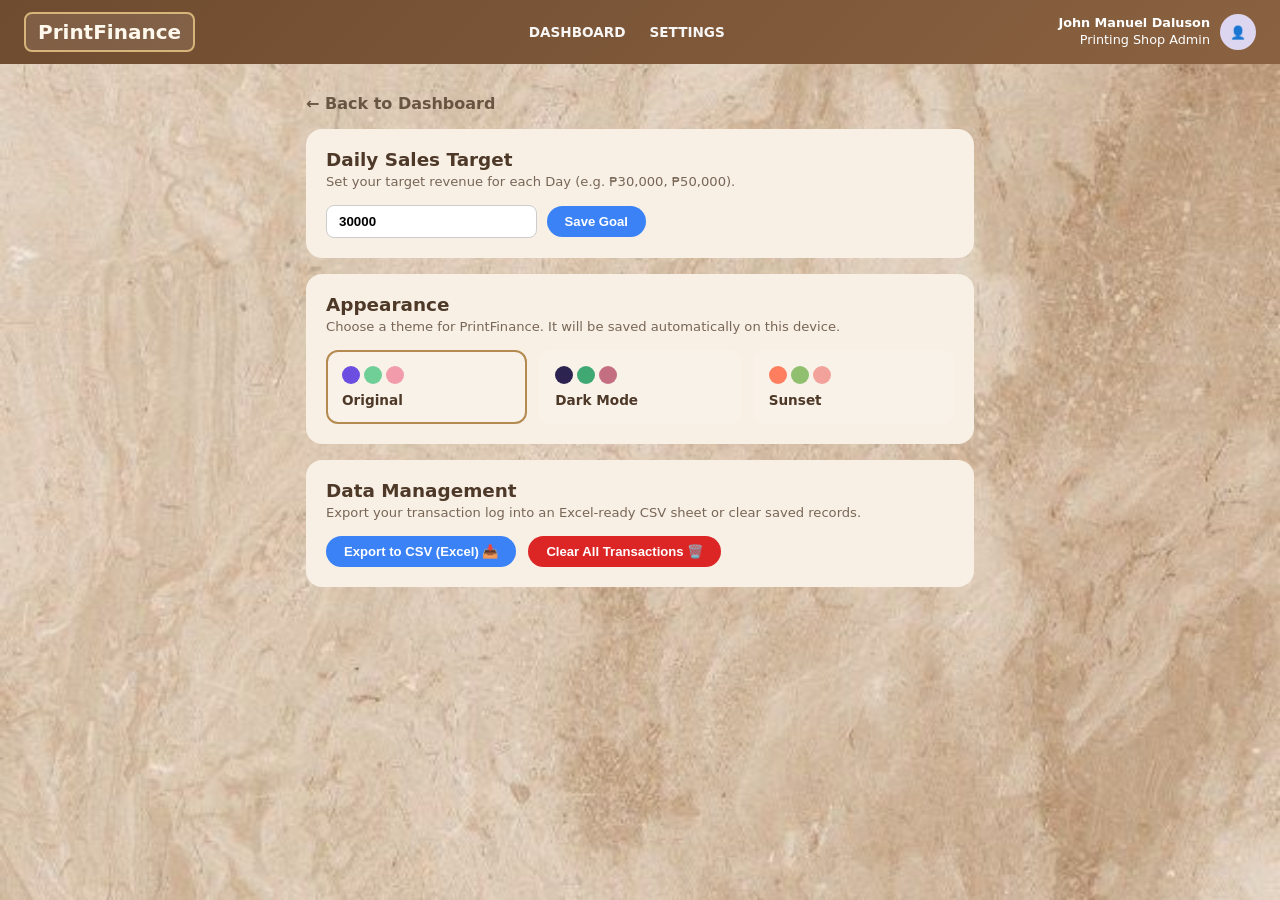
<file: settings.html>
<!DOCTYPE html>
<html lang="en">
<head>
  <meta charset="UTF-8">
  <meta name="viewport" content="width=device-width, initial-scale=1.0">
  <title>PrintFinance — Settings</title>
  <link rel="icon" type="image/png" href="logo.png">
  <script src="storage.js"></script>
  <link rel="stylesheet" href="style.css">
</head>
<body>

<header class="navbar">
  <div class="logo">PrintFinance</div>
  <nav class="nav-links">
    <a href="index.html">DASHBOARD</a>
    <a href="settings.html">SETTINGS</a>
  </nav>
  <div class="user-block">
    <div class="names">
      <div><strong>John Manuel Daluson</strong></div>
      <div>Printing Shop Admin</div>
    </div>
    <div class="avatar">👤</div>
  </div>
</header>

<main class="settings-wrap">
  <a href="index.html" class="back-link">← Back to Dashboard</a>

  <!-- Target Goal Settings -->
  <section class="settings-card">
    <h2 class="settings-title">Daily Sales Target</h2>
    <p class="settings-sub">Set your target revenue for each Day (e.g. ₱30,000, ₱50,000).</p>
    <div style="display: flex; gap: 10px; align-items: center; max-width: 320px;">
      <input type="number" id="targetInput" style="padding: 8px 12px; border-radius: 8px; border: 1px solid #ccc; font-weight: 700; flex: 1;" placeholder="₱ Target">
      <button class="primary-btn" id="saveTargetBtn">Save Goal</button>
    </div>
  </section>

  <!-- Appearance -->
  <section class="settings-card">
    <h2 class="settings-title">Appearance</h2>
    <p class="settings-sub">Choose a theme for PrintFinance. It will be saved automatically on this device.</p>
    <div class="theme-grid" id="themeGrid">
      <div class="theme-option" data-theme="original">
        <div class="theme-swatch">
          <span style="background:#6C4FE0"></span>
          <span style="background:#6FCF97"></span>
          <span style="background:#F19BAB"></span>
        </div>
        <div class="theme-name">Original</div>
      </div>
      <div class="theme-option" data-theme="dark">
        <div class="theme-swatch">
          <span style="background:#2C2350"></span>
          <span style="background:#3FA873"></span>
          <span style="background:#C46E82"></span>
        </div>
        <div class="theme-name">Dark Mode</div>
      </div>
      <div class="theme-option" data-theme="sunset">
        <div class="theme-swatch">
          <span style="background:#FF7E5F"></span>
          <span style="background:#8FBF6F"></span>
          <span style="background:#F2A29A"></span>
        </div>
        <div class="theme-name">Sunset</div>
      </div>
    </div>
  </section>

  <!-- Data Management -->
  <section class="settings-card">
    <h2 class="settings-title">Data Management</h2>
    <p class="settings-sub">Export your transaction log into an Excel-ready CSV sheet or clear saved records.</p>
    <div style="display: flex; gap: 12px; flex-wrap: wrap;">
      <button class="primary-btn" id="exportDataBtn">Export to CSV (Excel) 📥</button>
      <button class="danger-btn" id="clearDataBtn">Clear All Transactions 🗑️</button>
    </div>
  </section>
</main>

<script src="settings.js"></script>
</body>
</html>
</file>
<file: style.css>
:root,
[data-theme="original"] {
    /* Main */
    --bg: #E8D8C3;
    --panel-bg: #F8F0E5;
    --text: #4E3928;
    --text-muted: #806B58;

    /* Navbar */
    --nav-grad-1: #6F4B2F;
    --nav-grad-2: #8A6241;
    --logo-text: #FFF8ED;
    --logo-bg: rgba(255,255,255,0.10);
    --logo-border: #D6B47A;

    /* Service */
    --green: #AFC49D;
    --green-dark: #80966E;

    /* Purchase */
    --pink: #D5AAA0;
    --pink-dark: #A8786C;

    /* Statistics */
    --blue-card-bg: #D6D0B4;
    --blue-card-text: #514A32;

    --red-card-bg: #DEC2B8;
    --red-card-text: #704438;

    --profit-text: #405733;

    /* Accent */
    --gold: #B58A50;

    --scrollbar-thumb: #B99D78;

    /* Dropdown */
    --dropdown-bg: #F8F0E5;
    --dropdown-text: #4E3928;
    --dropdown-hover: #E9D9C5;
}

[data-theme="dark"] {
    /* Main */
    --bg: #29231E;
    --panel-bg: #332B24;
    --text: #F4E9DA;
    --text-muted: #C4B3A1;

    /* Navbar */
    --nav-grad-1: #302820;
    --nav-grad-2: #4A3829;

    --logo-text: #F2D49B;
    --logo-bg: rgba(255,255,255,0.06);
    --logo-border: #A9824D;

    /* Service */
    --green: #60745A;
    --green-dark: #4A5B45;

    /* Purchase */
    --pink: #865F58;
    --pink-dark: #684842;

    /* Statistics */
    --blue-card-bg: #4C5146;
    --blue-card-text: #F3E9D8;

    --red-card-bg: #714B43;
    --red-card-text: #FFE5D9;

    --profit-text: #DDE8D0;

    /* Accent */
    --gold: #C29A5B;

    --scrollbar-thumb: #80694E;

    /* Dropdown */
    --dropdown-bg: #352C25;
    --dropdown-text: #F4E9DA;
    --dropdown-hover: #49392C;
}
[data-theme="sunset"] {
  --bg: #FFF3E6;
  --panel-bg: #F3D3B5;
  --text: #4A2E1E;

  --nav-grad-1: #FF7E5F;
  --nav-grad-2: #FEB47B;
  --logo-text: #7A2E10;
  --logo-bg: rgba(255,255,255,0.3);
  --logo-border: #E2574C;

  --green: #7AA85C;
  --green-dark: #58803F;
  --pink: #DE7D74;
  --pink-dark: #AF4D44;

  --blue-card-bg: #F8CB96;
  --blue-card-text: #663C0D;
  --red-card-bg: #EFA69E;
  --red-card-text: #682319;
  --profit-text: #1C400F;

  --gold: #D96C2B;
  --scrollbar-thumb: #D9A066;

  --dropdown-bg: #FFEBD6;
  --dropdown-text: #4A2E1E;
  --dropdown-hover: #F5D2A8;
}

* {
  box-sizing: border-box;
  margin: 0;
  padding: 0;
}

body {
    font-family: 'Segoe UI', system-ui, -apple-system, sans-serif;

    background-image: url("assets/marble-bg.jpg");
    background-size: cover;
    background-position: center;
    background-attachment: fixed;
    background-repeat: no-repeat;

    background-color: var(--bg);
    color: var(--text);

    min-height: 100vh;
    transition:
        background-color 0.25s ease,
        color 0.25s ease;
}

/* Dark theme marble background */
body[data-theme="dark"] {
    background-image:
        linear-gradient(
            rgba(35, 28, 23, 0.72),
            rgba(35, 28, 23, 0.72)
        ),
        url("assets/marble-bg.jpg");
}

/* Navbar */
.navbar {
  background: linear-gradient(135deg, var(--nav-grad-1), var(--nav-grad-2));
  display: flex;
  align-items: center;
  justify-content: space-between;
  padding: 12px 24px;
  color: white;
  flex-wrap: wrap;
  gap: 12px;
}
.logo {
  font-weight: 800;
  font-size: 1.25rem;
  color: var(--logo-text);
  background: var(--logo-bg);
  border: 2px solid var(--logo-border);
  border-radius: 8px;
  padding: 6px 12px;
}
.nav-links {
  display: flex;
  gap: 24px;
  align-items: center;
  font-weight: 700;
  font-size: 0.85rem;
}
.nav-links a, .nav-dropdown-btn {
  color: white;
  text-decoration: none;
  cursor: pointer;
  opacity: 0.95;
  transition: opacity 0.15s;
}
.nav-links a:hover, .nav-dropdown-btn:hover { opacity: 1; text-decoration: underline; }
.user-block { display: flex; align-items: center; gap: 10px; font-size: 0.8rem; }
.user-block .names { text-align: right; line-height: 1.3; }
.avatar {
  width: 36px; height: 36px; border-radius: 50%;
  background: #DCD6F0;
  display: flex; align-items: center; justify-content: center;
}

/* Dropdowns */
.dropdown-wrap { position: relative; }
.dropdown-menu {
  position: absolute;
  top: calc(100% + 8px);
  left: 0;
  background: var(--dropdown-bg);
  color: var(--dropdown-text);
  border-radius: 8px;
  padding: 6px;
  min-width: 150px;
  box-shadow: 0 8px 20px rgba(0,0,0,0.2);
  display: none;
  z-index: 100;
}
.dropdown-menu.open { display: block; }
.dropdown-menu div {
  padding: 8px 12px;
  border-radius: 6px;
  cursor: pointer;
  font-weight: 600;
  font-size: 0.82rem;
}
.dropdown-menu div:hover { background: var(--dropdown-hover); }
.dropdown-menu div.active { font-weight: 800; text-decoration: underline; }

/* Dashboard Layout */
.dashboard {
  display: grid;
  grid-template-columns: 280px 1fr 340px;
  gap: 16px;
  padding: 16px;
  max-width: 1440px;
  margin: 0 auto;
}
@media (max-width: 1080px) {
  .dashboard { grid-template-columns: 1fr; }
}

.panel {
  background: var(--panel-bg);
  border-radius: 16px;
  padding: 16px;
  box-shadow: 0 4px 12px rgba(0,0,0,0.06);
}
.panel-title {
  font-size: 0.92rem;
  font-weight: 800;
  margin-bottom: 12px;
  opacity: 0.85;
}

/* Monthly Target Card */
.target-card {
  width: 100%;
  background: rgba(0,0,0,0.12);
  border-radius: 12px;
  padding: 12px;
}
.target-header {
  display: flex;
  justify-content: space-between;
  align-items: center;
  font-size: 0.75rem;
  font-weight: 800;
  margin-bottom: 6px;
}
.target-badge {
  background: var(--gold);
  color: white;
  padding: 2px 6px;
  border-radius: 6px;
  font-size: 0.72rem;
}
.progress-bar-wrap {
  width: 100%;
  height: 10px;
  background: rgba(0,0,0,0.18);
  border-radius: 10px;
  overflow: hidden;
  margin-bottom: 6px;
}
.progress-bar-fill {
  height: 100%;
  width: 0%;
  background: linear-gradient(90deg, #6FCF97, #27AE60);
  border-radius: 10px;
  transition: width 0.4s ease;
}
.target-numbers {
  font-size: 0.75rem;
  font-weight: 700;
  text-align: right;
  opacity: 0.9;
}

/* Left Panel */
.left-panel { display: flex; flex-direction: column; align-items: center; min-height: 480px; }
.chart-wrap { width: 100%; height: 180px; position: relative; margin-bottom: 8px; }
.legend { width: 100%; font-size: 0.85rem; font-weight: 600; }
.legend-item { display: flex; align-items: center; gap: 8px; margin: 5px 0; }
.dot { width: 12px; height: 12px; border-radius: 50%; }
.datetime { margin-top: auto; text-align: center; padding-top: 14px; }
.datetime .time { font-weight: 700; font-size: 1.05rem; }
.datetime .date { color: var(--gold); font-weight: 800; font-size: 0.9rem; }

/* Middle Log */
.log-panel { display: flex; flex-direction: column; max-height: 640px; }
.log-list { overflow-y: auto; display: flex; flex-direction: column; gap: 8px; padding-right: 4px; }
.log-entry {
  border-radius: 10px;
  padding: 10px 14px;
  color: white;
  font-size: 0.85rem;
  display: flex;
  justify-content: space-between;
  align-items: center;
}
.log-entry.service { background: var(--green); }
.log-entry.purchase { background: var(--pink); }
.entry-main { display: flex; align-items: center; gap: 8px; }
.entry-badge {
  font-size: 0.65rem;
  font-weight: 800;
  background: rgba(0,0,0,0.25);
  padding: 2px 6px;
  border-radius: 4px;
}
.entry-time { font-size: 0.72rem; opacity: 0.8; }
.entry-details { display: flex; align-items: center; gap: 12px; }
.entry-total { font-size: 0.95rem; font-weight: 800; }
.delete-item-btn {
  background: transparent;
  border: none;
  color: white;
  opacity: 0.6;
  cursor: pointer;
  font-size: 0.9rem;
  padding: 2px 6px;
  border-radius: 4px;
}
.delete-item-btn:hover { opacity: 1; background: rgba(0,0,0,0.2); }
.log-empty { text-align: center; opacity: 0.6; font-size: 0.85rem; padding: 40px 0; }

/* Right Panel */
.right-panel { display: flex; flex-direction: column; gap: 12px; }
.stats-row { display: flex; gap: 10px; }
.stat-card {
  flex: 1;
  height: 68px;
  min-height: 68px;
  max-height: 68px;
  border-radius: 12px;
  padding: 10px 12px;
  text-align: center;
  box-shadow: 0 2px 6px rgba(0,0,0,0.08);
  display: flex;
  flex-direction: column;
  justify-content: center;
}
.stat-card.profit {
  height: 68px;
  min-height: 68px;
  max-height: 68px;
}
.stat-card.revenue { background: var(--blue-card-bg); color: var(--blue-card-text); }
.stat-card.expenses { background: var(--red-card-bg); color: var(--red-card-text); }
.stat-card.profit { background: var(--green); color: var(--profit-text); }
.stat-label { font-size: 0.68rem; font-weight: 800; letter-spacing: 0.5px; opacity: 0.9; }
.stat-value { font-size: 1.2rem; font-weight: 800; margin-top: 2px; }

/* Forms & Calculator */
.form-box { 
  border-radius: 12px; 
  padding: 10px 12px; /* Slightly tighter padding */
  color: white; 
  overflow: hidden; /* Prevents anything from spilling out */
}

.form-box.services { background: var(--green); }
.form-box.purchase { background: var(--pink); }
.form-title { font-weight: 800; margin-bottom: 6px; font-size: 0.85rem; }

.form-row { 
  display: flex; 
  align-items: center; 
  gap: 6px; 
  margin-bottom: 6px; 
  width: 100%;
}

.form-row label { 
  font-weight: 700; 
  font-size: 0.75rem; 
  width: 68px; 
  flex-shrink: 0; 
}

/* FIX: min-width: 0 prevents the select/input from overflowing the card */
.form-row select, 
.form-row input {
  flex: 1;
  min-width: 0; 
  width: 100%;
  border: none;
  border-radius: 6px;
  padding: 5px 8px;
  font-size: 0.8rem;
  font-weight: 600;
  color: #111;
  background: white;
  text-overflow: ellipsis; /* Shortens long text cleanly */
}

/* Live Calc Box */
.live-calc-box {
  background: rgba(0, 0, 0, 0.22);
  border-radius: 6px;
  padding: 6px 10px;
  margin: 4px 0 6px 0;
  display: flex;
  flex-direction: column;
  gap: 2px;
  font-size: 0.78rem;
}
.calc-line { display: flex; justify-content: space-between; align-items: center; }

.add-btn-row { display: flex; justify-content: flex-end; margin-top: 2px; }
.add-btn {
  background: var(--green-dark);
  color: white;
  border: none;
  border-radius: 14px;
  padding: 5px 14px;
  font-weight: 800;
  cursor: pointer;
  font-size: 0.78rem;
  transition: transform 0.1s;
}
.form-box.purchase .add-btn { background: var(--pink-dark); }
.add-btn:hover { transform: scale(1.03); }

/* Right Panel Spacing */
.right-panel { 
  display: flex; 
  flex-direction: column; 
  gap: 10px; /* Reduced gap from 14px to 10px */
}

/* Settings Page */
.settings-wrap { max-width: 700px; margin: 30px auto; padding: 0 16px; }
.back-link { display: inline-block; margin-bottom: 16px; color: var(--text); font-weight: 700; text-decoration: none; opacity: 0.8; }
.settings-card { background: var(--panel-bg); border-radius: 16px; padding: 20px; margin-bottom: 16px; }
.settings-title { font-size: 1.15rem; font-weight: 800; margin-bottom: 4px; }
.settings-sub { opacity: 0.75; font-size: 0.82rem; margin-bottom: 16px; }
.theme-grid { display: grid; grid-template-columns: repeat(auto-fit, minmax(140px, 1fr)); gap: 12px; }
.theme-option {
  border-radius: 12px;
  padding: 14px;
  cursor: pointer;
  border: 2.5px solid transparent;
  background: rgba(255,255,255,0.15);
}
.theme-option.selected { border-color: var(--gold); }
.theme-swatch { display: flex; gap: 4px; margin-bottom: 8px; }
.theme-swatch span { width: 18px; height: 18px; border-radius: 50%; display: inline-block; }
.theme-name { font-weight: 800; font-size: 0.85rem; }

.primary-btn {
  background: #3B82F6; color: white; border: none; border-radius: 16px;
  padding: 8px 18px; font-weight: 700; cursor: pointer; font-size: 0.82rem;
}
.danger-btn {
  background: #DC2626; color: white; border: none; border-radius: 16px;
  padding: 8px 18px; font-weight: 700; cursor: pointer; font-size: 0.82rem;
}
</file>
